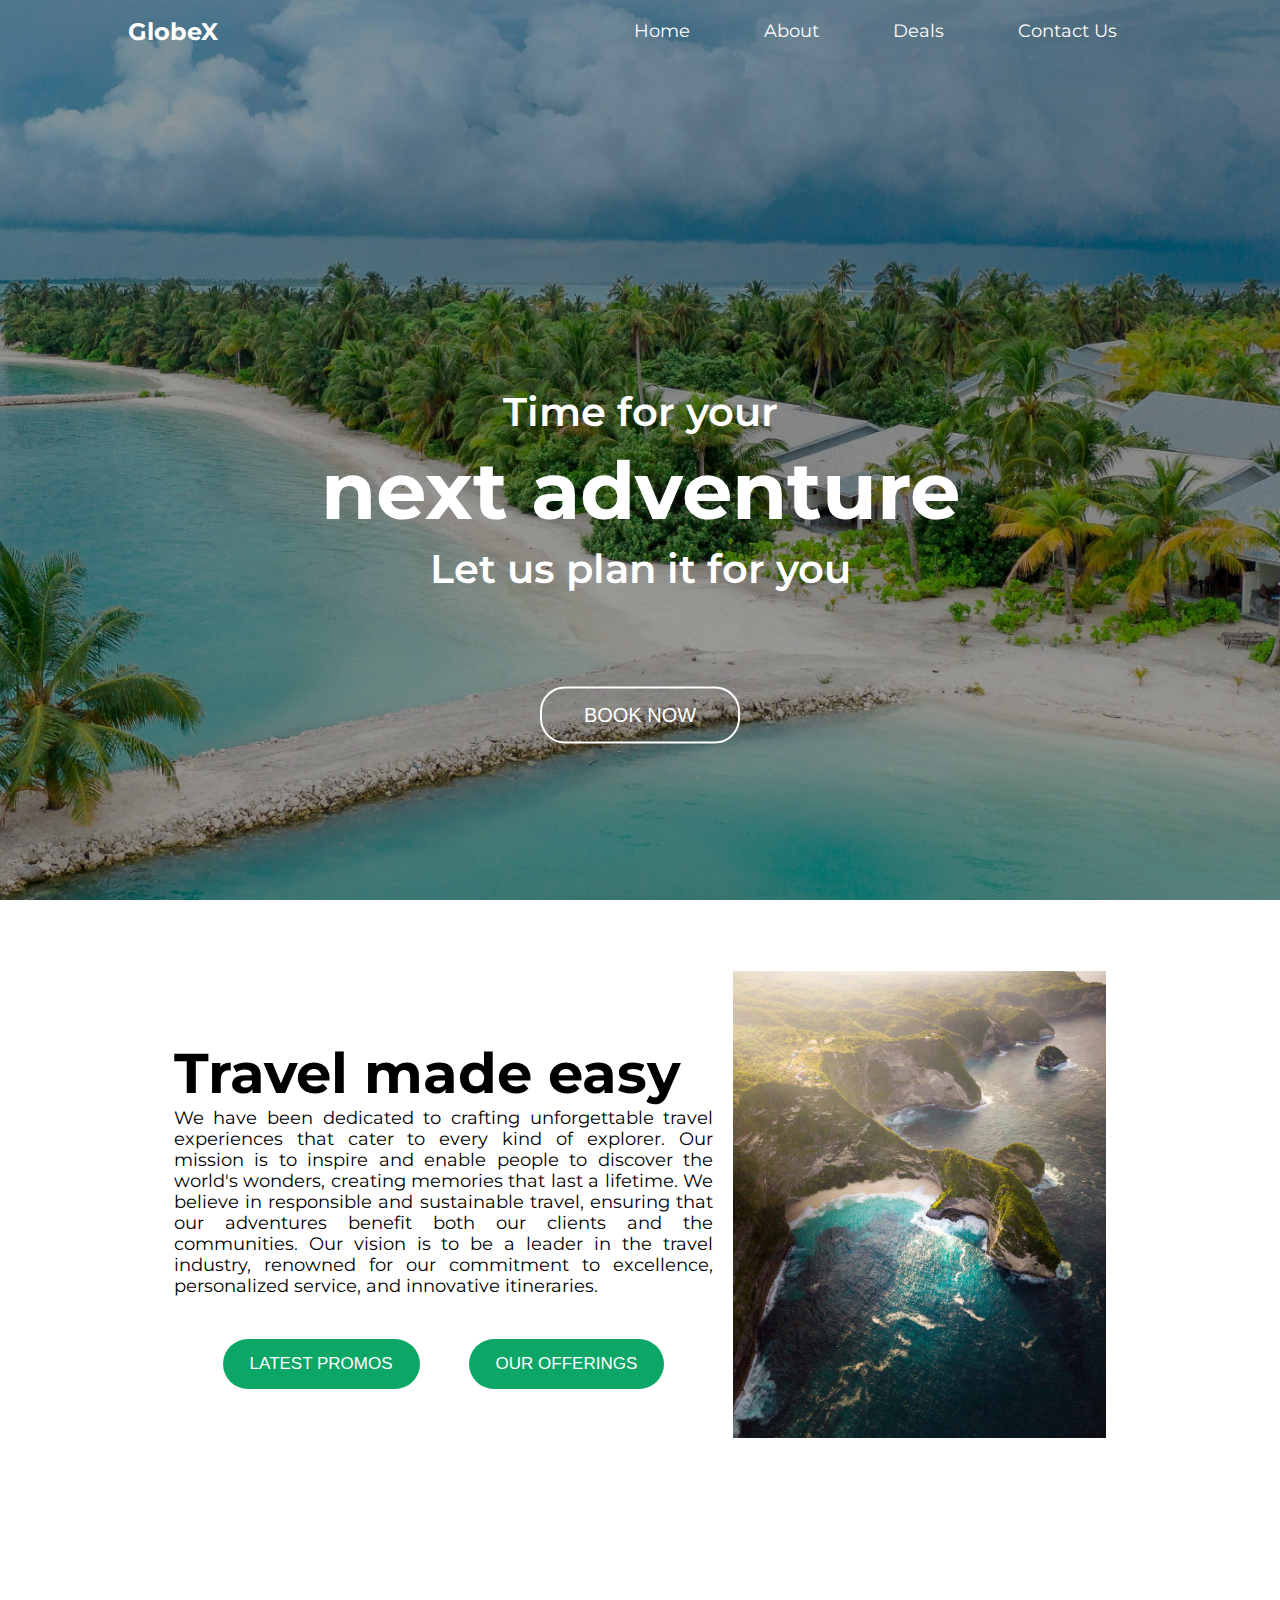
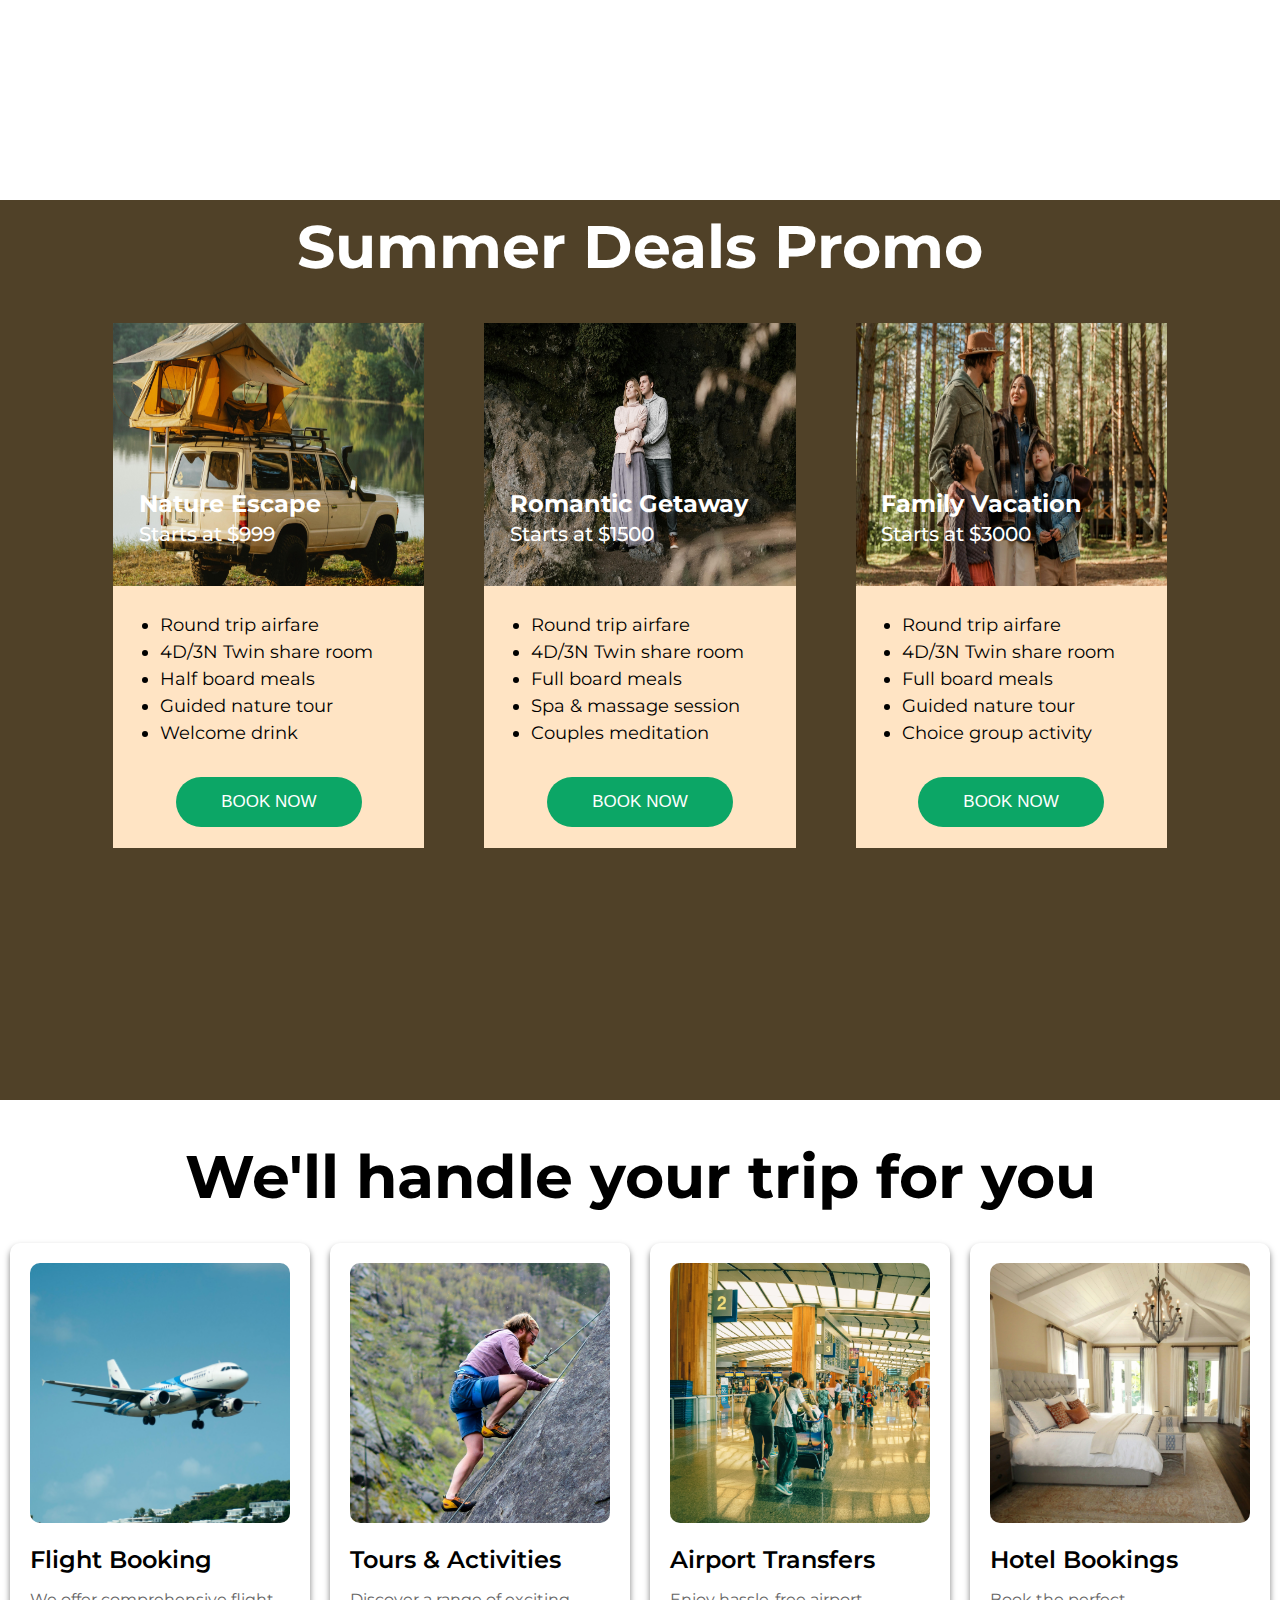
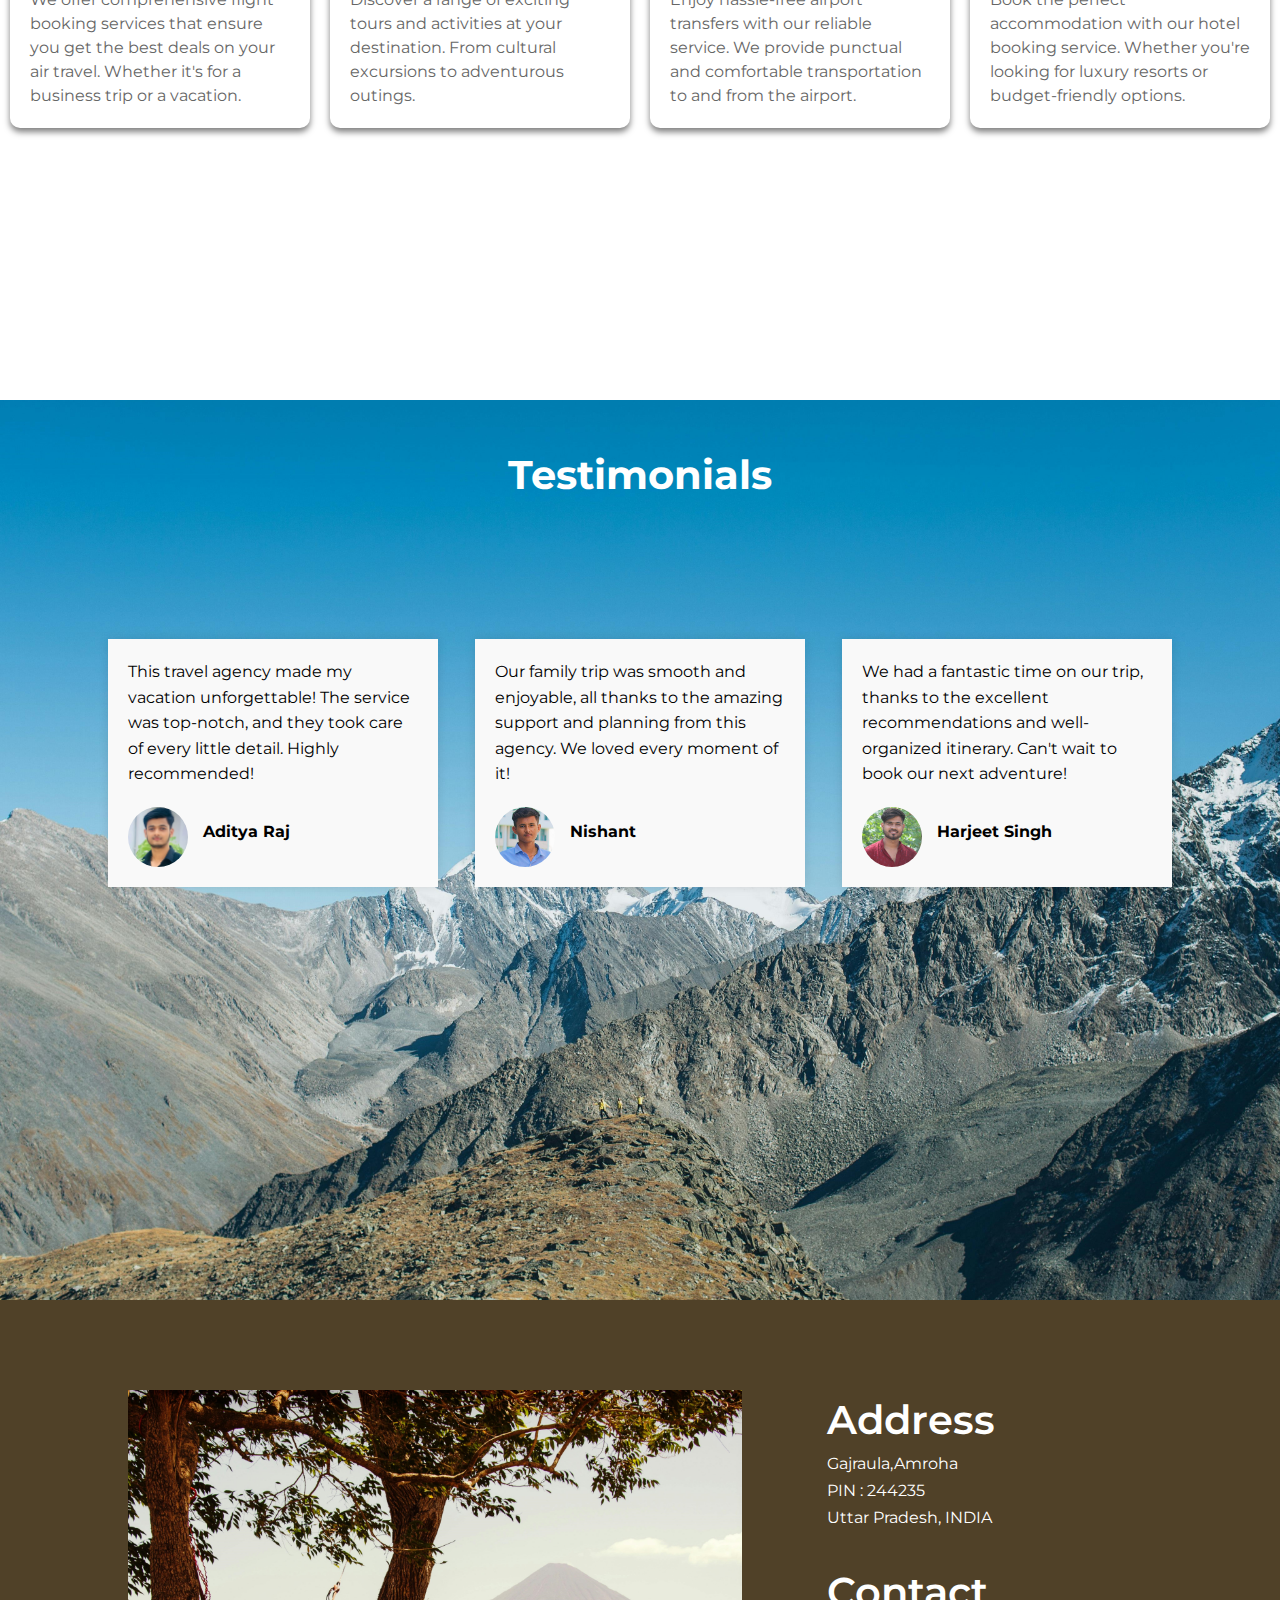
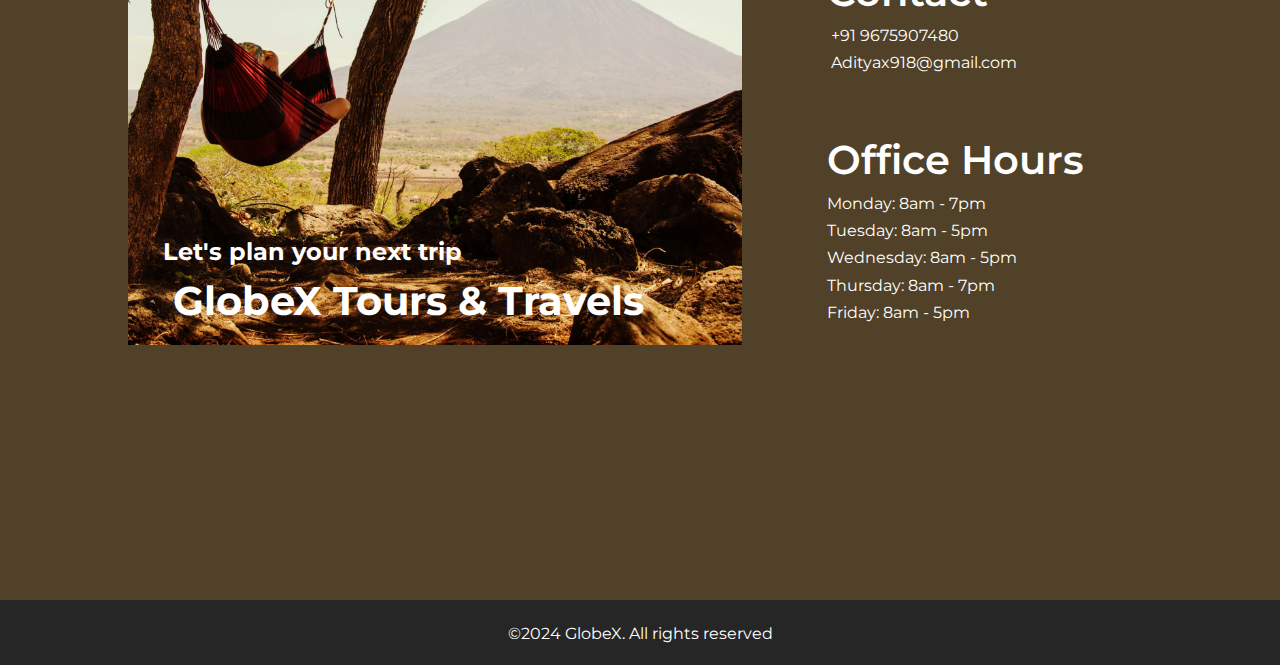
<file: index.html>
<!DOCTYPE html>
<html lang="en">
<head>
    <meta charset="UTF-8">
    <meta name="viewport" content="width=device-width, initial-scale=1.0">
    <link rel="preconnect" href="https://fonts.googleapis.com">
<link rel="preconnect" href="https://fonts.gstatic.com" crossorigin>
<link href="https://fonts.googleapis.com/css2?family=Montserrat:ital,wght@0,100..900;1,100..900&display=swap" rel="stylesheet">
<link rel="stylesheet" href="https://cdnjs.cloudflare.com/ajax/libs/font-awesome/6.5.2/css/all.min.css" integrity="sha512-SnH5WK+bZxgPHs44uWIX+LLJAJ9/2PkPKZ5QiAj6Ta86w+fsb2TkcmfRyVX3pBnMFcV7oQPJkl9QevSCWr3W6A==" crossorigin="anonymous" referrerpolicy="no-referrer" />
    <link rel="stylesheet" href="style.css">
    <link rel="icon" type="image/x-icon" href="./image/fav.jpg">
    <title>GlobeX</title>
</head>
<body>
<div class="main">
    <div class="container">
        <div class="navbar">
            <h2 class="logo">GlobeX</h2>
            <ul>
                <li><a href="">Home</a></li>
                <li><a href="#about">About</a></li>
                <li><a href="#deals">Deals</a></li>
                <li><a href="#contact">Contact Us</a></li>
            </ul>
        </div>
    </div>
    <div class="content-box">
        <h3>Time for your</h3>
        <h1>next adventure</h1>
        <h3>Let us plan it for you</h3>
        <div class="booking">
            <a href="login.html"><button id="btn">BOOK NOW</button></a>
        </div>
    </div>
</div>
<!----------------------------------------------about------------------------------------------------->
<div id="about">
    <div class="about-container">
        <div class="content">
            <h1><span><i class="fa-solid fa-location-dot"></i></span><br>Travel made easy</h1>
            <h4>We have been dedicated to crafting unforgettable travel experiences that cater to every kind of explorer. Our mission is to inspire and enable people to discover the world's wonders, creating memories that last a lifetime. We believe in responsible and sustainable travel, ensuring that our adventures benefit both our clients and the communities. Our vision is to be a leader in the travel industry, renowned for our commitment to excellence, personalized service, and innovative itineraries.</h4>
            <div class="btn-container">
                <button>LATEST PROMOS</button>
                <button>OUR OFFERINGS</button>
            </div>
        </div>
        <div class="about-pic">
            <img src="./image/pexels-maxravier-2253821.jpg" class="about-img">
        </div>
    </div>
</div>
<!------------------------------------------------deals----------------------------------------------->
<div id="deals">
    <h1 class="heading">Summer Deals Promo</h1>
    <div class="wrapper">
        <div class="row">
            <h2>Nature Escape<br><span>Starts at $999</span></h2>
            <div class="pic">
                <img src="./image/nature escape.jpg">
                <div class="bullets">
                    <ul>
                        <li>Round trip airfare</li>
                        <li>4D/3N Twin share room</li>
                        <li>Half board meals</li>
                        <li>Guided nature tour</li>
                        <li>Welcome drink</li>
                    </ul>
                </div>
                <button id="btn1">BOOK NOW</button>
            </div>
        </div>
        <div class="row">
            <h2>Romantic Getaway<br><span>Starts at $1500</span></h2>
            <div class="pic">
                <img src="./image/romantic.jpg">
                <div class="bullets">
                    <ul>
                        <li>Round trip airfare</li>
                        <li>4D/3N Twin share room</li>
                        <li>Full board meals</li>
                        <li>Spa & massage session</li>
                        <li>Couples meditation</li>
                    </ul>
                </div>
                <button id="btn1">BOOK NOW</button>
            </div>
        </div>
        <div class="row">
            <h2>Family Vacation<br><span>Starts at $3000</span></h2>
            <div class="pic">
                <img src="./image/family.jpg">
                <div class="bullets">
                    <ul>
                        <li>Round trip airfare</li>
                        <li>4D/3N Twin share room</li>
                        <li>Full board meals</li>
                        <li>Guided nature tour</li>
                        <li>Choice group activity</li>
                    </ul>
                </div>
                <button id="btn1">BOOK NOW</button>
            </div>
        </div>
    
    </div>
</div>
<!------------------------------------------------facilities----------------------------------------------->
<div id="facilities">
    <div class="container">
        <h1 id="facility-head">We'll handle your trip for you</h1>
        <div class="services">
            <div class="service">
                <img src="./image/flight.jpg" alt="Flight Booking">
                <h3>Flight Booking</h3>
                <p>We offer comprehensive flight booking services that ensure you get the best deals on your air travel. Whether it's for a business trip or a vacation.</p>
            </div>
            <div class="service">
                <img src="./image/adventure.jpg" alt="Tours & Activities">
                <h3>Tours & Activities</h3>
                <p>Discover a range of exciting tours and activities at your destination. From cultural excursions to adventurous outings.</p>
            </div>
            <div class="service">
                <img src="./image/airport.jpg" alt="Airport Transfers">
                <h3>Airport Transfers</h3>
                <p>Enjoy hassle-free airport transfers with our reliable service. We provide punctual and comfortable transportation to and from the airport.</p>
            </div>
            <div class="service">
                <img src="./image/room.jpg" alt="Hotel Bookings">
                <h3 >Hotel Bookings</h3>
                <p>Book the perfect accommodation with our hotel booking service. Whether you're looking for luxury resorts or budget-friendly options.</p>
            </div>
        </div>
    </div>
</div>
<!------------------------------------------------testimonials----------------------------------------------->
<div id="feedback">
    <div class="feedback-con">
        <h1>Testimonials</h1>
    <div class="testimonials">
        <div class="testimonial">
            <p>This travel agency made my vacation unforgettable! The service was top-notch, and they took care of every little detail. Highly recommended!</p>
            <div class="author">
                <img src="./image/a1.jpg" alt="Noah Schumacher">
                <div>
                    <div class="name">Aditya Raj</div>
                    <div class="stars"><i class="fa-solid fa-star"></i><i class="fa-solid fa-star"></i><i class="fa-solid fa-star"></i><i class="fa-solid fa-star"></i><i class="fa-solid fa-star"></i></div>
                </div>
            </div>
        </div>
        <div class="testimonial">
            <p>Our family trip was smooth and enjoyable, all thanks to the amazing support and planning from this agency. We loved every moment of it!</p>
            <div class="author">
                <img src="./image/nishant.jpg" alt="Julia Patel">
                <div>
                    <div class="name">Nishant</div>
                    <div class="stars"><i class="fa-solid fa-star"></i><i class="fa-solid fa-star"></i><i class="fa-solid fa-star"></i><i class="fa-solid fa-star"></i><i class="fa-regular fa-star"></i></div>
                </div>
            </div>
        </div>
        <div class="testimonial">
            <p>We had a fantastic time on our trip, thanks to the excellent recommendations and well-organized itinerary. Can't wait to book our next adventure!</p>
            <div class="author">
                <img src="./image/harjeet.JPG" alt="Natalia Lowe">
                <div>
                    <div class="name">Harjeet Singh</div>
                    <div class="stars"><i class="fa-solid fa-star"></i><i class="fa-solid fa-star"></i><i class="fa-solid fa-star"></i><i class="fa-solid fa-star"></i><i class="fa-regular fa-star-half-stroke"></i></div>
                </div>
            </div>
        </div>
    </div>
    </div>
</div>
<!------------------------------------------------Contact----------------------------------------------->
<div id="contact">
    <div id="contact-container">
        <div class="image-section">
            <img src="./image/hammock1.jpg" alt="Man in hammock with guitar">
            <div class="overlay">
                <div class="text">
                    <h2><span><i class="fa-solid fa-location-dot"></i></span> Let's plan your next trip</h2>
                    <h1>GlobeX Tours & Travels</h1>
                    
                </div>
            </div>
        </div>
        <div class="info-section">
            <div class="address">
                <h3>Address</h3>
                <p>Gajraula,Amroha<br>
                PIN : 244235<br>
                Uttar Pradesh, INDIA</p>
            </div>
            <div class="contact">
                <h3>Contact</h3>
                <p><i class="fa-solid fa-phone"></i> &nbsp;+91 9675907480<br>
                <i class="fa-solid fa-envelope"></i> &nbsp;Adityax918@gmail.com<br></p>
                <div class="social-icons">
                    <a href="https://www.linkedin.com/in/aditya-raj-28092a2a2?utm_source=share&utm_campaign=share_via&utm_content=profile&utm_medium=android_app"><i class="fa-brands fa-linkedin"></i></a>
                    <a href="https://wa.link/kmqqs4"><i class="fa-brands fa-whatsapp"></i></a>
                    <a href="https://www.instagram.com/aditya_x_x1/?igshid=OGQ5ZDc2ODk2ZA%3D%3D"><i class="fa-brands fa-instagram"></i></a>
                </div>
            </div>
            <div class="hours">
                <h3>Office Hours</h3>
                <p>Monday: 8am - 7pm<br>
                Tuesday: 8am - 5pm<br>
                Wednesday: 8am - 5pm<br>
                Thursday: 8am - 7pm<br>
                Friday: 8am - 5pm</p>
            </div>
        </div>
    </div>
</div>
<!------------------------------------------------footer----------------------------------------------->
<div id="footer">
    <div class="copyright">
        <p>©2024 GlobeX. All rights reserved</p>
    </div>
</div>
</body>
</html>
</file>
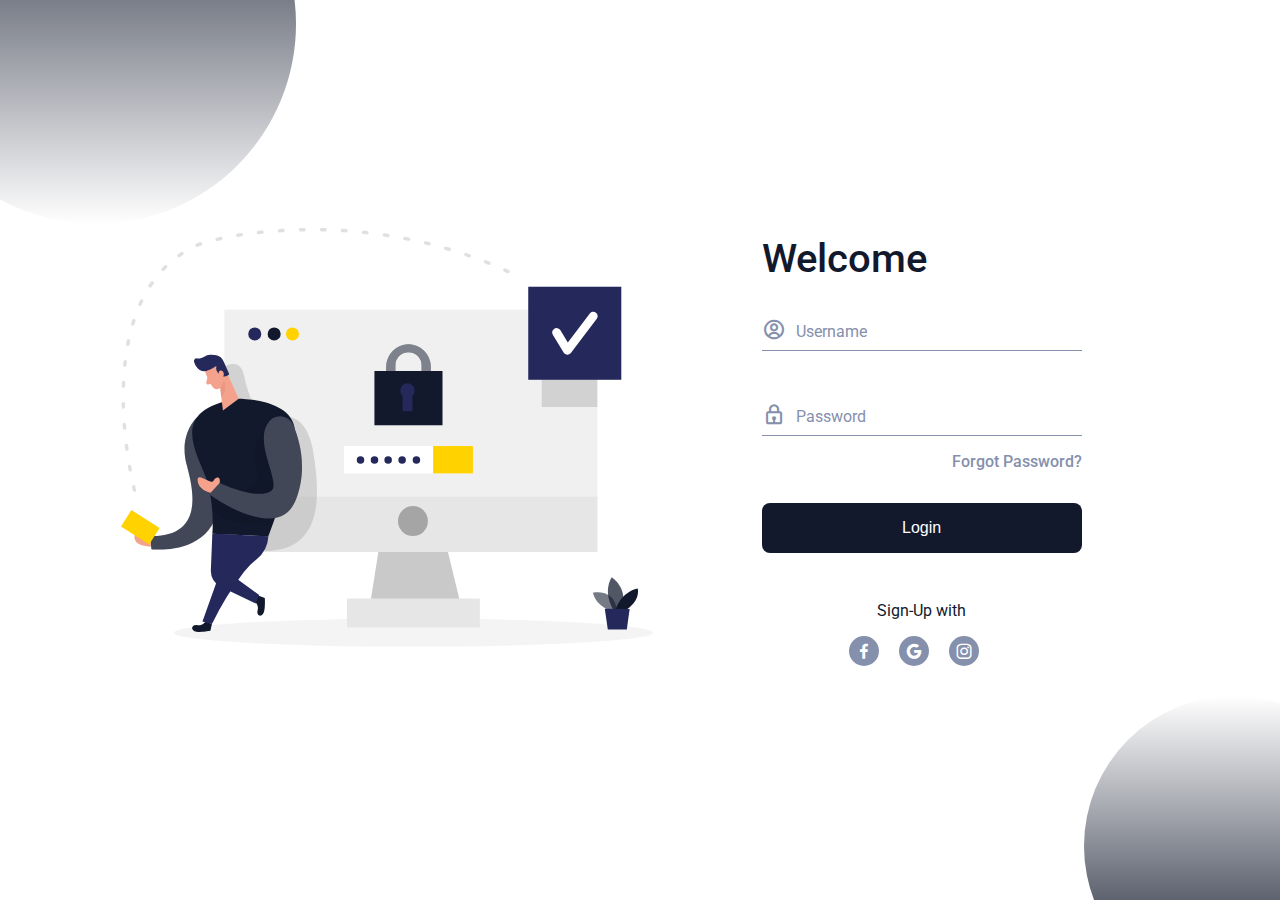
<file: login.html>
<!DOCTYPE html>
<html lang="en">
    <head>
        <meta charset="UTF-8">
        <meta name="viewport" content="width=device-width, initial-scale=1.0">

        <!-- ===== CSS ===== -->
        <link rel="stylesheet" href="login.css">

        <!-- ===== BOX ICONS ===== -->
        <link href='https://cdn.jsdelivr.net/npm/boxicons@2.0.5/css/boxicons.min.css' rel='stylesheet'>

        <title>GlobeX Login</title>  
    </head>
    <body>
        <div class="l-form">
            <div class="shape1"></div>
            <div class="shape2"></div>

            <div class="form">
                <img src="img/authentication.svg" alt="" class="form__img">

                <form action="" class="form__content">
                    <h1 class="form__title">Welcome</h1>

                    <div class="form__div form__div-one">
                        <div class="form__icon">
                            <i class='bx bx-user-circle'></i>
                        </div>

                        <div class="form__div-input">
                            <label for="" class="form__label">Username</label>
                            <input type="text" class="form__input">
                        </div>
                    </div>

                    <div class="form__div">
                        <div class="form__icon">
                            <i class='bx bx-lock' ></i>
                        </div>

                        <div class="form__div-input">
                            <label for="" class="form__label">Password</label>
                            <input type="password" class="form__input">
                        </div>
                    </div>
                    <a href="#" class="form__forgot">Forgot Password?</a>

                    <input type="submit" class="form__button" value="Login">

                    <div class="form__social">
                        <span class="form__social-text">Sign-Up with</span>

                        <a href="#" class="form__social-icon"><i class='bx bxl-facebook' ></i></a>
                        <a href="#" class="form__social-icon"><i class='bx bxl-google' ></i></a>
                        <a href="#" class="form__social-icon"><i class='bx bxl-instagram' ></i></a>
                    </div>
                </form>
            </div>

        </div>
        
        <!-- ===== MAIN JS ===== -->
        <script src="main.js"></script>
    </body>
</html>
</file>
<file: style.css>
@import url('https://fonts.googleapis.com/css2?family=Montserrat:ital,wght@0,100..900;1,100..900&display=swap');
*{
    margin: 0;
    padding: 0;
    box-sizing: border-box;
}
body{
    font-family: "Montserrat", sans-serif;
    color: #000;
}
html{
    scroll-behavior: smooth;
    user-select: none;
}
.main{
    background: linear-gradient(rgba(0,0,0,0.40),rgba(0,0,0,0.40)),url(./image/travelback.jpg);
    height: 100vh;
    background-size: cover;
    background-position: center;
}

.container{
  padding-top: 10px;
  text-align: center;
}
.navbar{
    padding: 0 10%;
    display: flex;
    justify-content: space-between;
    align-items: center;
}
.logo{
    color: #fff;
}
.navbar ul li{
    display: inline-block;
    margin: 10px 35px;
}
.navbar ul li a{
    text-decoration: none;
    list-style: none;
    color: #fff;
    font-family: "Montserrat", sans-serif;
    position: relative;
    font-size: 18px;
}
.navbar ul li a::after{
    content: '';
    width: 0;
    height: 3px;
    background: rgb(12, 166, 102);
    position: absolute;
    left: 0;
    bottom: -6px; 
    transition: 0.5s;
}
.navbar ul li a:hover::after{
    width: 100%;
}
.content-box{
    position: absolute;
    width: 100%;
    top: 60%;
    text-align: center;
    transform: translateY(-50%);
    color: #fff;
}
h3{
    font-size: larger;
    font-weight: 600;
    font-size: 40px;
    line-height: 1.5;
}
h1{
    font-weight: bolder;
    font-size: 80px;
}
.booking button{
    position: relative;
    background: transparent;
    color: #fff;
    padding: 15px;
    border: none;
    width: 200px;
    border-radius: 25px;
    font-size: 20px;
    top: 45px;
    border: 2px solid #fff;
    cursor: pointer;
    transition: 0.3s;
}
.booking button:hover{
    background: #fff;
    color: rgb(67, 180, 182);
}
.pic img{
    background-position: center;
    background-size: cover;
}
/*------------------------------------------about-----------------------------------------*/
#about{
    padding: 4% 12%;
    height: 100vh;
}
.about-container {
    display: flex;
    padding: 20px;
}

.about-container .content {
    width: 60%;
    padding-right: 20px; 
}

.about-container .about-pic {
    width: 40%; 
    display: flex;
    justify-content: center;
    align-items: center; 
}

.about-container .about-pic img {
    max-width: 100%;
    height: auto; 
}
.about-img{
    height: 100%;
    background-size: cover;
    background-repeat: no-repeat;
    background-position: center;
}
.content h1{
    font-size: 3.5em;
}
.content h1 span{
    color: #FF8C00;
}
.content h4{
    font-size: 1.1em;
    font-weight: 400;
    text-align: justify;
}
.btn-container{
    display: flex;
    justify-content: space-evenly;
}
button{
    margin-top: 43px;
    color: #fff;
    background: rgb(12, 166, 102);
    border-radius: 25px;
    padding: 15px 5%;
    border: none;
    font-size: 17px;
    cursor: pointer;
}
/*------------------------------------------deals-----------------------------------------*/
#deals{
    background: #504128;
    height: 100vh;
}
.wrapper{
    display: flex;
    flex-wrap: wrap;
    align-items: center;
    justify-content: center;
    padding: 50px 5%;
}
.heading{
    position: relative;
    text-align: center;
    color: #fff;
    top: 10px;
    font-size: 60px;
}
.row{
    margin: 10px 20px;
    height: 525px;
    width: 27%;
    background: bisque;
    margin: 0 30px;
    transition: 0.3s;
}
.pic{
    position: relative;
    height: 100%;
}
.bullets{
    padding: 22px 15%;
}
.bullets ul li{
    color: #000;
    font-size: 18px;
    line-height: 1.5;
}
.pic img{
    position: relative;
    height: 50%;
    width: 100%;
}
#btn1{
    position: relative;
    bottom: 35px;
    margin-left: 20%;
    width: 60%;
    background: rgb(12, 166, 102);
    cursor: pointer;
}
.row h2{
    position: absolute;
    padding: 0 2% ;
    color: #fff;
    margin-top: 13%;
    z-index: 2;
    transition: 0.5s;
}
.row h2 span{
    font-size: 20px;
    font-weight: 500;
}
.row:hover{
    box-shadow: 2px 2px 10px 5px rgb(39, 38, 38);
}
.row:hover h2{
    transform: translateY(-25px);
    background: rgb(12, 166, 102);
}
/*------------------------------------------services-----------------------------------------*/
#facilities{
    height: 100vh;
}
.container1 {
    text-align: center;
    padding: 50px;
}
#facility-head {
    font-size: 60px;
    margin: 30px 0 30px;
}
.services {
    display: flex;
    flex-wrap: wrap;
    justify-content: center;
    gap: 20px;
}
.service {
    background-color: white;
    border-radius: 10px;
    box-shadow: 0 4px 6px rgba(0, 0, 0, 0.5);
    width: 300px;
    padding: 20px;
    text-align: left;
    transition: 0.3s;
}
.service img {
    width: 100%;
    border-radius: 10px;
}
.service h3 {
    margin: 15px 0 10px;
    font-size: 24px;
}
.service p {
    color: #666;
    line-height: 1.5;
}
.service:hover{
    transform: scale(1.1);
}
/*------------------------------------------testimonials-----------------------------------------*/
#feedback{
    height: 100vh;
    background-image: url(./image/fedback.jpg);
    background-position: center;
    background-size: cover;
}
.feedback-con{
    display: flex;
    flex-direction: column;
    align-items: center;
    text-align: center;
    padding: 50px;
    max-width: 1200px;
    margin: 0 auto;
}
.feedback-con h1 {
    font-size: 2.5em;
    margin-bottom: 30px;
    color: #fff;
}
.testimonials {
    position: relative;
    display: flex;
    justify-content: space-around;
    width: 100%;
    margin-top: 10%;
}
.testimonial {
    background: #f9f9f9;
    padding: 20px;
    box-shadow: 0 0 10px rgba(0, 0, 0, 0.1);
    max-width: 30%;
    text-align: left;
}
.testimonial p {
    font-size: 1em;
    line-height: 1.6em;
    margin-bottom: 20px;
}
.testimonial .author {
    display: flex;
    align-items: center;
}
.testimonial .author img {
    border-radius: 50%;
    width: 60px;
    height: 60px;
    margin-right: 15px;
}
.testimonial .author .name {
    font-weight: bold;
}
.stars {
    color: #f39c12;
    margin-top: 10px;
}
/*------------------------------------------contact-----------------------------------------*/
#contact{
    padding: 90px 10%;
    height: 100vh;
    background: #504128;
}
.info-section{
    margin: 0 0 0 30px;
}
#contact-container {
    display: flex;
    flex-direction: row;
}

.image-section {
    position: relative;
    width: 60%;
    height: 555px;
}

.image-section img {
    width: 100%;
    height: 100%;
    object-fit: cover;
}

.overlay {
    position: absolute;
    bottom: 0;
    left: 0;
    width: 100%;
    color: #fff;
    padding: 20px;
}

.text h1 {
    font-size: 24px;
    margin: 0;
    margin: 0 0 0 25px;
    font-size: 2.5em;
}
.text h2 span{
    color: #f39c12;
    font-size: 65px;
}
.text h2{
    margin: 0 0 0 15px;
}
.address, .contact, .hours{
    margin: 0 0 30px 55px;
    color: #fff;
}
p{
    line-height: 1.7;
}
.social-icons{
    margin-top: 5px;
}
.social-icons a{
    text-decoration: none;
    font-size: 30px;
    margin-right: 15px;
    color: #fff;
    display: inline-block;
    transition: transform 0.5s;
}
.social-icons a:hover{
    color: #f39c12;
    transform: translateY(-5px);
}
/*------------------------------------------footer-----------------------------------------*/
#footer{
    width: 100%;
    height: 65px;
    background: #262626;
    text-align: center;
    padding: 20px 0;
    color: #fff;
}
.copyright .btn2{
    padding: 0;
    margin: 0 10px 0 0;
    position: relative;
    background: blue;
    width: 12%;
    height: 30px;
}
.copyright .btn2 a{
    font-size: 15px;
    color: #fff;
    text-decoration: none;
}
</file>
<file: login.css>
/*===== GOOGLE FONTS =====*/
@import url("https://fonts.googleapis.com/css2?family=Roboto:wght@400;500&display=swap");

/*===== VARIABLES CSS =====*/

/*=== Colores ===*/
:root{
    --first-color: #12192C;
    --text-color: #8590AD;
}

/*=== Fuente y tipografia ===*/
:root{
    --body-font: 'Roboto', sans-serif;
    --big-font-size: 2rem;
    --normal-font-size: 0.938rem;
    --smaller-font-size: 0.875rem;
}
@media screen and (min-width: 768px){
    :root{
        --big-font-size: 2.5rem;
        --normal-font-size: 1rem;
    }  
}

/*===== BASE =====*/
*,::before,::after{
    box-sizing: border-box;
}
body{
    margin: 0;
    padding: 0;
    font-family: var(--body-font);
    color: var(--first-color);
}
h1{
    margin: 0;
}
a{
    text-decoration: none;
}
img{
    max-width: 100%;
    height: auto;
}
/*===== FORM =====*/
.l-form{
    position: relative;
    height: 100vh;
    overflow: hidden;
}

/*=== Shapes ===*/
.shape1,
.shape2{
    position: absolute;
    width: 200px;
    height: 200px;
    border-radius: 50%;
}
.shape1{
    top: -7rem;
    left: -3.5rem;
    background: linear-gradient(180deg, var(--first-color) 0%, rgba(196,196,196,0) 100%);
}
.shape2{
    bottom: -6rem;
    right: -5.5rem;
    background: linear-gradient(180deg, var(--first-color) 0%, rgba(196,196,196,0) 100%);
    transform: rotate(180deg);
}
/*=== Form ===*/
.form{
    height: 100vh;
    display: grid;
    justify-content: center;
    align-items: center;
    padding: 0 1rem;
}
.form__content{
    width: 290px;
}
.form__img{
    display: none;
}
.form__title{
    font-size: var(--big-font-size);
    font-weight: 500;
    margin-bottom: 2rem;
}
.form__div{
    position: relative;
    display: grid;
    grid-template-columns: 7% 93%;
    margin-bottom: 1rem;
    padding: .25rem 0;
    border-bottom: 1px solid var(--text-color);
}
/*=== Div focus ===*/
.form__div.focus{
    border-bottom: 1px solid var(--first-color);
}

.form__div-one{
    margin-bottom: 3rem;
}

.form__icon{
    font-size: 1.5rem;
    color: var(--text-color);
    transition: .3s;
}
/*=== Icon focus ===*/
.form__div.focus .form__icon{
    color: var(--first-color);
}

.form__label{
    display: block;
    position: absolute;
    left: .75rem;
    top: .25rem;
    font-size: var(--normal-font-size);
    color: var(--text-color);
    transition: .3s;
}
/*=== Label focus ===*/
.form__div.focus .form__label{
    top: -1.5rem;
    font-size: .875rem;
    color: var(--first-color);
}

.form__div-input{
    position: relative;
}
.form__input{
    position: absolute;
    top: 0;
    left: 0;
    width: 100%;
    height: 100%;
    border: none;
    outline: none;
    background: none;
    padding: .5rem .75rem;
    font-size: 1.2rem;
    color: var(--first-color);
    transition: .3s;
}
.form__forgot{
    display: block;
    text-align: right;
    margin-bottom: 2rem;
    font-size: var(--normal-font-size);
    color: var(--text-color);
    font-weight: 500;
    transition: .5;
}
.form__forgot:hover{
    color: var(--first-color);
    transition: .5s;
}
.form__button{
    width: 100%;
    padding: 1rem;
    font-size: var(--normal-font-size);
    outline: none;
    border: none;
    margin-bottom: 3rem;
    background-color: var(--first-color);
    color: #fff;
    border-radius: .5rem;
    cursor: pointer;
    transition: .3s;
}
.form__button:hover{
    box-shadow: 0px 15px 36px rgba(0,0,0,.15);
}

/*=== Form social===*/
.form__social{
    text-align: center;
}
.form__social-text{
    display: block;
    font-size: var(--normal-font-size);
    margin-bottom: 1rem;
}
.form__social-icon{
    display: inline-flex;
    justify-content: center;
    align-items: center;
    width: 30px;
    height: 30px;
    margin-right: 1rem;
    padding: .5rem;
    background-color: var(--text-color);
    color: #fff;
    font-size: 1.25rem;
    border-radius: 50%;
}
.form__social-icon:hover{
    background-color: var(--first-color);
}
/*===== MEDIA QUERIS =====*/
@media screen and (min-width: 968px){
    .shape1{
        width: 400px;
        height: 400px;
        top: -11rem;
        left: -6.5rem;
    }
    .shape2{
        width: 300px;
        height: 300px;
        right: -6.5rem;
    }

    .form{
        grid-template-columns: 1.5fr 1fr;
        padding: 0 2rem;
    }
    .form__content{
        width: 320px;
    }
    .form__img{
        display: block;
        width: 700px;
        justify-self: center;
    }
}
</file>
